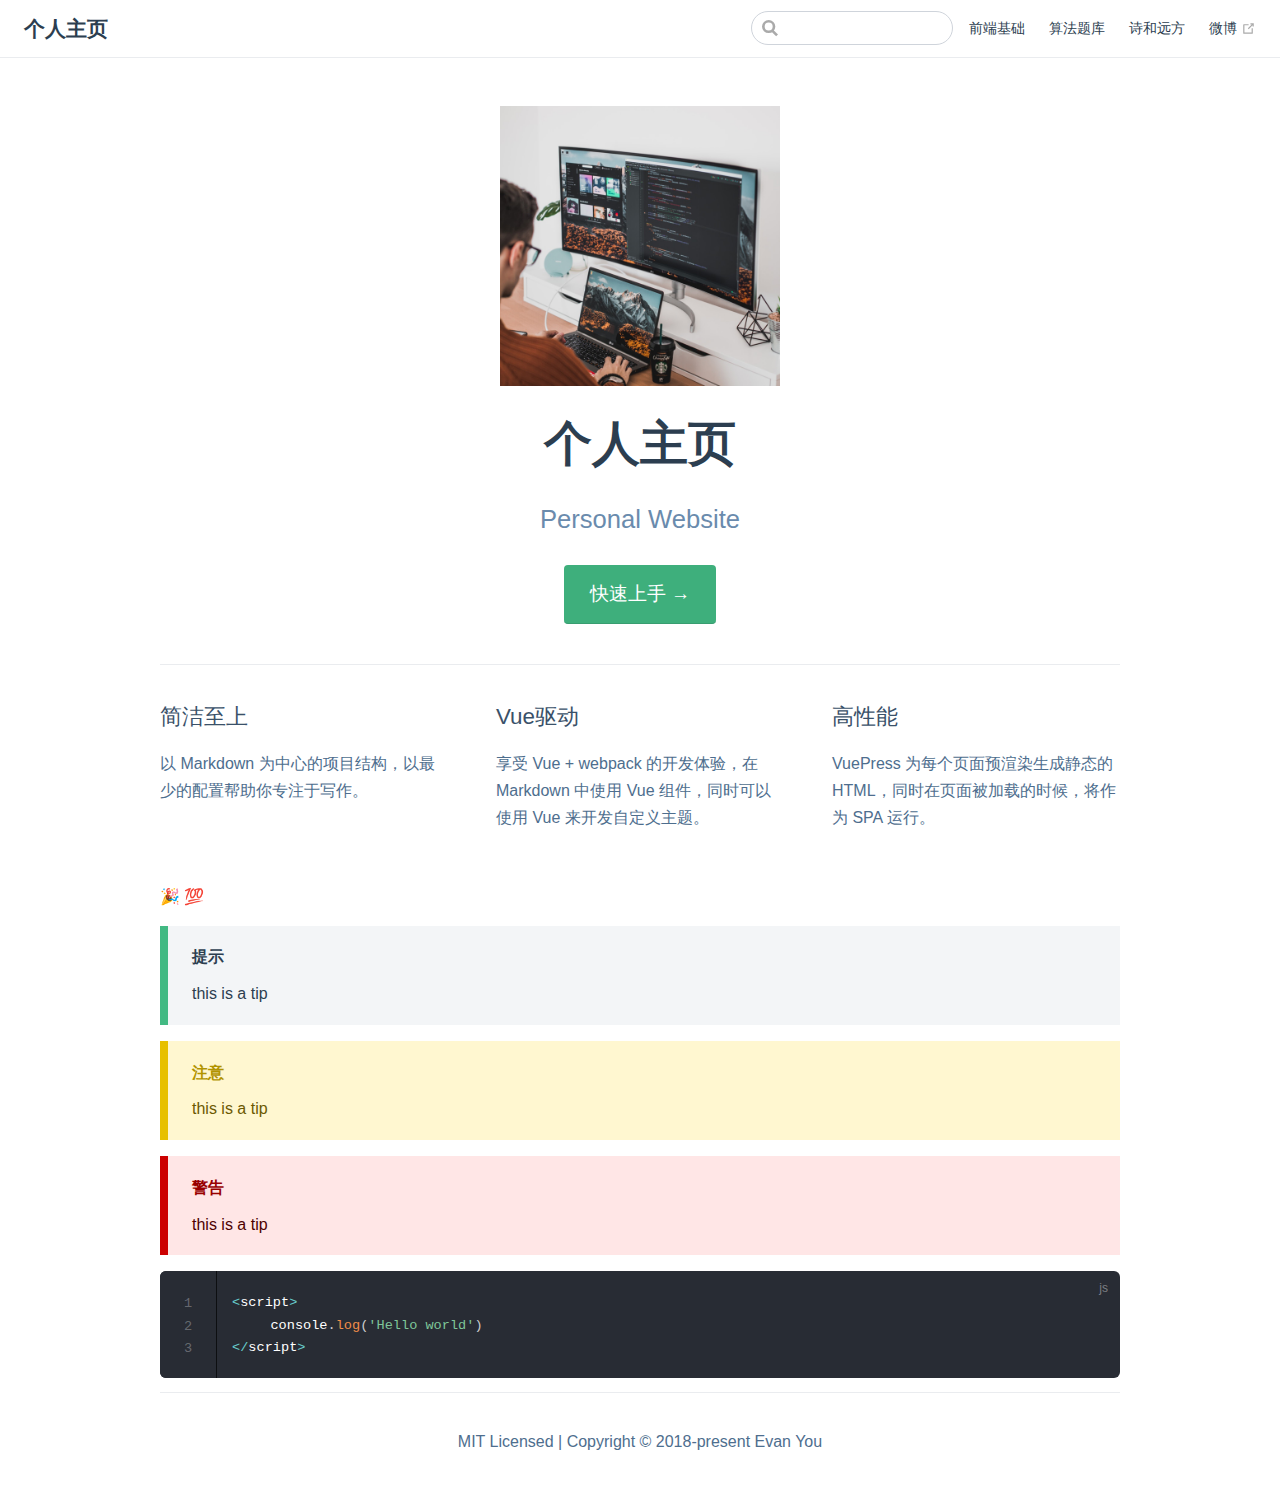
<file: index.html>
<!DOCTYPE html>
<html lang="en-US">
  <head>
    <meta charset="utf-8">
    <meta name="viewport" content="width=device-width,initial-scale=1">
    <title>个人主页</title>
    <meta name="generator" content="VuePress 1.8.2">
    <link rel="icon" href="/images/photo.jpg">
    <link rel="manifest" href="/images/photo.jpg">
    <link rel="apple-touch-icon" href="/images/photo.jpg">
    <meta name="description" content="Personal Website">
    <meta http-quiv="pragma" cotent="no-cache">
    <meta http-quiv="pragma" cotent="no-cache,must-revalidate">
    <meta http-quiv="expires" cotent="0">
    
    <link rel="preload" href="/assets/css/0.styles.5d02bf78.css" as="style"><link rel="preload" href="/assets/js/app.69088cbe.js" as="script"><link rel="preload" href="/assets/js/2.fcd374aa.js" as="script"><link rel="preload" href="/assets/js/7.ea5716d3.js" as="script"><link rel="prefetch" href="/assets/js/10.7e680b10.js"><link rel="prefetch" href="/assets/js/11.eccea5df.js"><link rel="prefetch" href="/assets/js/3.12ecb942.js"><link rel="prefetch" href="/assets/js/4.d6db243b.js"><link rel="prefetch" href="/assets/js/5.743a4c77.js"><link rel="prefetch" href="/assets/js/6.2aa3f9b8.js"><link rel="prefetch" href="/assets/js/8.1ca6cb1e.js"><link rel="prefetch" href="/assets/js/9.3a1c7294.js">
    <link rel="stylesheet" href="/assets/css/0.styles.5d02bf78.css">
  </head>
  <body>
    <div id="app" data-server-rendered="true"><div class="theme-container no-sidebar"><header class="navbar"><div class="sidebar-button"><svg xmlns="http://www.w3.org/2000/svg" aria-hidden="true" role="img" viewBox="0 0 448 512" class="icon"><path fill="currentColor" d="M436 124H12c-6.627 0-12-5.373-12-12V80c0-6.627 5.373-12 12-12h424c6.627 0 12 5.373 12 12v32c0 6.627-5.373 12-12 12zm0 160H12c-6.627 0-12-5.373-12-12v-32c0-6.627 5.373-12 12-12h424c6.627 0 12 5.373 12 12v32c0 6.627-5.373 12-12 12zm0 160H12c-6.627 0-12-5.373-12-12v-32c0-6.627 5.373-12 12-12h424c6.627 0 12 5.373 12 12v32c0 6.627-5.373 12-12 12z"></path></svg></div> <a href="/" aria-current="page" class="home-link router-link-exact-active router-link-active"><!----> <span class="site-name">个人主页</span></a> <div class="links"><div class="search-box"><input aria-label="Search" autocomplete="off" spellcheck="false" value=""> <!----></div> <nav class="nav-links can-hide"><div class="nav-item"><a href="/accumulate/" class="nav-link">
  前端基础
</a></div><div class="nav-item"><a href="/algorithm/" class="nav-link">
  算法题库
</a></div><div class="nav-item"><a href="/others/" class="nav-link">
  诗和远方
</a></div><div class="nav-item"><a href="https://baidu.com" target="_blank" rel="noopener noreferrer" class="nav-link external">
  微博
  <span><svg xmlns="http://www.w3.org/2000/svg" aria-hidden="true" focusable="false" x="0px" y="0px" viewBox="0 0 100 100" width="15" height="15" class="icon outbound"><path fill="currentColor" d="M18.8,85.1h56l0,0c2.2,0,4-1.8,4-4v-32h-8v28h-48v-48h28v-8h-32l0,0c-2.2,0-4,1.8-4,4v56C14.8,83.3,16.6,85.1,18.8,85.1z"></path> <polygon fill="currentColor" points="45.7,48.7 51.3,54.3 77.2,28.5 77.2,37.2 85.2,37.2 85.2,14.9 62.8,14.9 62.8,22.9 71.5,22.9"></polygon></svg> <span class="sr-only">(opens new window)</span></span></a></div> <!----></nav></div></header> <div class="sidebar-mask"></div> <aside class="sidebar"><nav class="nav-links"><div class="nav-item"><a href="/accumulate/" class="nav-link">
  前端基础
</a></div><div class="nav-item"><a href="/algorithm/" class="nav-link">
  算法题库
</a></div><div class="nav-item"><a href="/others/" class="nav-link">
  诗和远方
</a></div><div class="nav-item"><a href="https://baidu.com" target="_blank" rel="noopener noreferrer" class="nav-link external">
  微博
  <span><svg xmlns="http://www.w3.org/2000/svg" aria-hidden="true" focusable="false" x="0px" y="0px" viewBox="0 0 100 100" width="15" height="15" class="icon outbound"><path fill="currentColor" d="M18.8,85.1h56l0,0c2.2,0,4-1.8,4-4v-32h-8v28h-48v-48h28v-8h-32l0,0c-2.2,0-4,1.8-4,4v56C14.8,83.3,16.6,85.1,18.8,85.1z"></path> <polygon fill="currentColor" points="45.7,48.7 51.3,54.3 77.2,28.5 77.2,37.2 85.2,37.2 85.2,14.9 62.8,14.9 62.8,22.9 71.5,22.9"></polygon></svg> <span class="sr-only">(opens new window)</span></span></a></div> <!----></nav>  <ul class="sidebar-links"><li><section class="sidebar-group depth-0"><p class="sidebar-heading open"><span>Home</span> <!----></p> <!----></section></li></ul> </aside> <main aria-labelledby="main-title" class="home"><header class="hero"><img src="/images/photo.jpg" alt="hero"> <h1 id="main-title">
      个人主页
    </h1> <p class="description">
      Personal Website
    </p> <p class="action"><a href="/guide.html" class="nav-link action-button">
  快速上手 →
</a></p></header> <div class="features"><div class="feature"><h2>简洁至上</h2> <p>以 Markdown 为中心的项目结构，以最少的配置帮助你专注于写作。</p></div><div class="feature"><h2>Vue驱动</h2> <p>享受 Vue + webpack 的开发体验，在 Markdown 中使用 Vue 组件，同时可以使用 Vue 来开发自定义主题。</p></div><div class="feature"><h2>高性能</h2> <p>VuePress 为每个页面预渲染生成静态的 HTML，同时在页面被加载的时候，将作为 SPA 运行。</p></div></div> <div class="theme-default-content custom content__default"><p>🎉 💯</p> <div class="custom-block tip"><p class="custom-block-title">提示</p> <p>this is a tip</p></div> <div class="custom-block warning"><p class="custom-block-title">注意</p> <p>this is a tip</p></div> <div class="custom-block danger"><p class="custom-block-title">警告</p> <p>this is a tip</p></div> <div class="language-js line-numbers-mode"><pre class="language-js"><code><span class="token operator">&lt;</span>script<span class="token operator">&gt;</span>
	console<span class="token punctuation">.</span><span class="token function">log</span><span class="token punctuation">(</span><span class="token string">'Hello world'</span><span class="token punctuation">)</span>
<span class="token operator">&lt;</span><span class="token operator">/</span>script<span class="token operator">&gt;</span>
</code></pre> <div class="line-numbers-wrapper"><span class="line-number">1</span><br><span class="line-number">2</span><br><span class="line-number">3</span><br></div></div></div> <div class="footer">
    MIT Licensed | Copyright © 2018-present Evan You
  </div></main></div><div class="global-ui"></div></div>
    <script src="/assets/js/app.69088cbe.js" defer></script><script src="/assets/js/2.fcd374aa.js" defer></script><script src="/assets/js/7.ea5716d3.js" defer></script>
  </body>
</html>
</file>
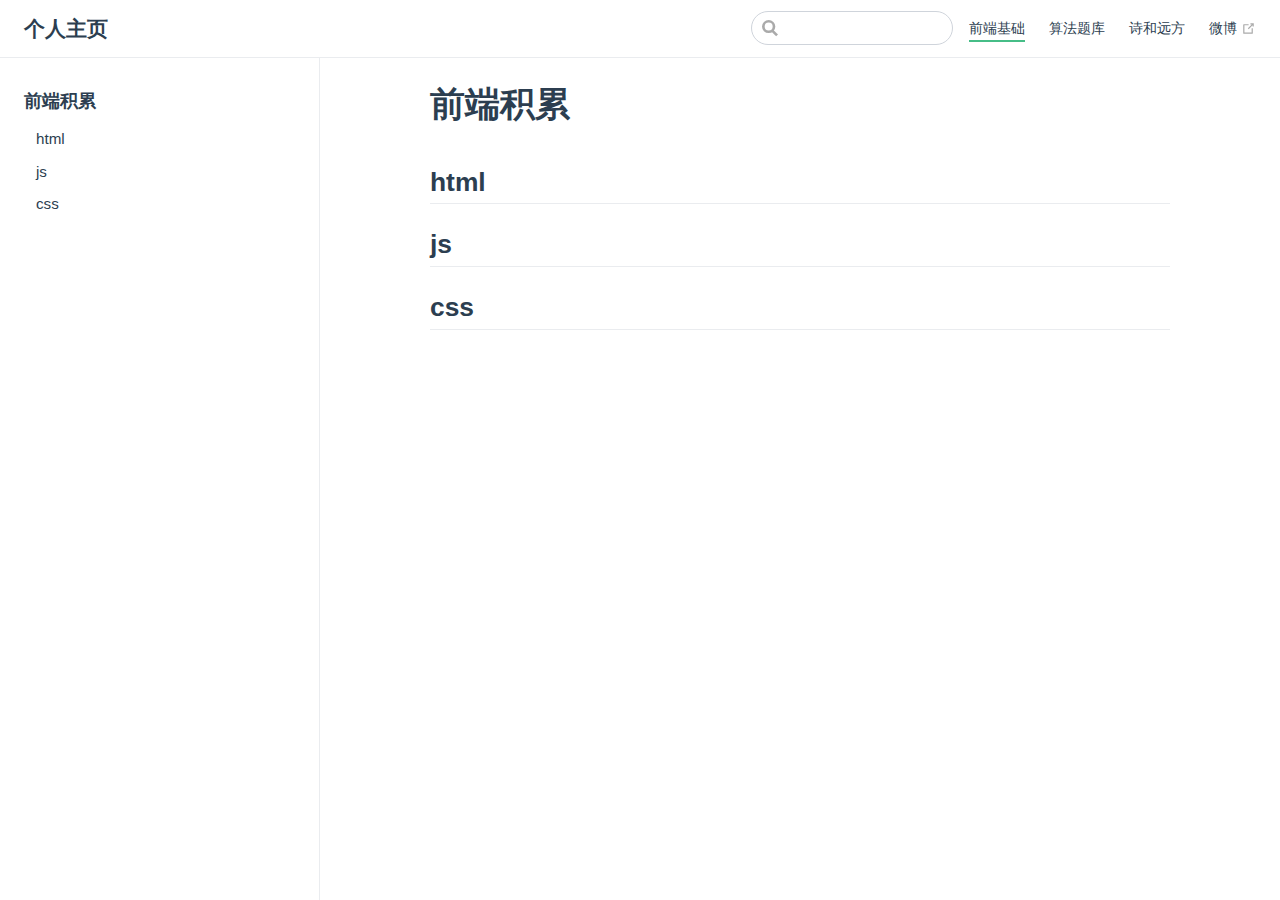
<file: accumulate/index.html>
<!DOCTYPE html>
<html lang="en-US">
  <head>
    <meta charset="utf-8">
    <meta name="viewport" content="width=device-width,initial-scale=1">
    <title>前端积累 | 个人主页</title>
    <meta name="generator" content="VuePress 1.8.2">
    <link rel="icon" href="/images/photo.jpg">
    <link rel="manifest" href="/images/photo.jpg">
    <link rel="apple-touch-icon" href="/images/photo.jpg">
    <meta name="description" content="Personal Website">
    <meta http-quiv="pragma" cotent="no-cache">
    <meta http-quiv="pragma" cotent="no-cache,must-revalidate">
    <meta http-quiv="expires" cotent="0">
    
    <link rel="preload" href="/assets/css/0.styles.5d02bf78.css" as="style"><link rel="preload" href="/assets/js/app.69088cbe.js" as="script"><link rel="preload" href="/assets/js/2.fcd374aa.js" as="script"><link rel="preload" href="/assets/js/8.1ca6cb1e.js" as="script"><link rel="prefetch" href="/assets/js/10.7e680b10.js"><link rel="prefetch" href="/assets/js/11.eccea5df.js"><link rel="prefetch" href="/assets/js/3.12ecb942.js"><link rel="prefetch" href="/assets/js/4.d6db243b.js"><link rel="prefetch" href="/assets/js/5.743a4c77.js"><link rel="prefetch" href="/assets/js/6.2aa3f9b8.js"><link rel="prefetch" href="/assets/js/7.ea5716d3.js"><link rel="prefetch" href="/assets/js/9.3a1c7294.js">
    <link rel="stylesheet" href="/assets/css/0.styles.5d02bf78.css">
  </head>
  <body>
    <div id="app" data-server-rendered="true"><div class="theme-container"><header class="navbar"><div class="sidebar-button"><svg xmlns="http://www.w3.org/2000/svg" aria-hidden="true" role="img" viewBox="0 0 448 512" class="icon"><path fill="currentColor" d="M436 124H12c-6.627 0-12-5.373-12-12V80c0-6.627 5.373-12 12-12h424c6.627 0 12 5.373 12 12v32c0 6.627-5.373 12-12 12zm0 160H12c-6.627 0-12-5.373-12-12v-32c0-6.627 5.373-12 12-12h424c6.627 0 12 5.373 12 12v32c0 6.627-5.373 12-12 12zm0 160H12c-6.627 0-12-5.373-12-12v-32c0-6.627 5.373-12 12-12h424c6.627 0 12 5.373 12 12v32c0 6.627-5.373 12-12 12z"></path></svg></div> <a href="/" class="home-link router-link-active"><!----> <span class="site-name">个人主页</span></a> <div class="links"><div class="search-box"><input aria-label="Search" autocomplete="off" spellcheck="false" value=""> <!----></div> <nav class="nav-links can-hide"><div class="nav-item"><a href="/accumulate/" aria-current="page" class="nav-link router-link-exact-active router-link-active">
  前端基础
</a></div><div class="nav-item"><a href="/algorithm/" class="nav-link">
  算法题库
</a></div><div class="nav-item"><a href="/others/" class="nav-link">
  诗和远方
</a></div><div class="nav-item"><a href="https://baidu.com" target="_blank" rel="noopener noreferrer" class="nav-link external">
  微博
  <span><svg xmlns="http://www.w3.org/2000/svg" aria-hidden="true" focusable="false" x="0px" y="0px" viewBox="0 0 100 100" width="15" height="15" class="icon outbound"><path fill="currentColor" d="M18.8,85.1h56l0,0c2.2,0,4-1.8,4-4v-32h-8v28h-48v-48h28v-8h-32l0,0c-2.2,0-4,1.8-4,4v56C14.8,83.3,16.6,85.1,18.8,85.1z"></path> <polygon fill="currentColor" points="45.7,48.7 51.3,54.3 77.2,28.5 77.2,37.2 85.2,37.2 85.2,14.9 62.8,14.9 62.8,22.9 71.5,22.9"></polygon></svg> <span class="sr-only">(opens new window)</span></span></a></div> <!----></nav></div></header> <div class="sidebar-mask"></div> <aside class="sidebar"><nav class="nav-links"><div class="nav-item"><a href="/accumulate/" aria-current="page" class="nav-link router-link-exact-active router-link-active">
  前端基础
</a></div><div class="nav-item"><a href="/algorithm/" class="nav-link">
  算法题库
</a></div><div class="nav-item"><a href="/others/" class="nav-link">
  诗和远方
</a></div><div class="nav-item"><a href="https://baidu.com" target="_blank" rel="noopener noreferrer" class="nav-link external">
  微博
  <span><svg xmlns="http://www.w3.org/2000/svg" aria-hidden="true" focusable="false" x="0px" y="0px" viewBox="0 0 100 100" width="15" height="15" class="icon outbound"><path fill="currentColor" d="M18.8,85.1h56l0,0c2.2,0,4-1.8,4-4v-32h-8v28h-48v-48h28v-8h-32l0,0c-2.2,0-4,1.8-4,4v56C14.8,83.3,16.6,85.1,18.8,85.1z"></path> <polygon fill="currentColor" points="45.7,48.7 51.3,54.3 77.2,28.5 77.2,37.2 85.2,37.2 85.2,14.9 62.8,14.9 62.8,22.9 71.5,22.9"></polygon></svg> <span class="sr-only">(opens new window)</span></span></a></div> <!----></nav>  <ul class="sidebar-links"><li><section class="sidebar-group depth-0"><p class="sidebar-heading open"><span>前端积累</span> <!----></p> <ul class="sidebar-links sidebar-group-items"><li><a href="/accumulate/#html" class="sidebar-link">html</a><ul class="sidebar-sub-headers"></ul></li><li><a href="/accumulate/#js" class="sidebar-link">js</a><ul class="sidebar-sub-headers"></ul></li><li><a href="/accumulate/#css" class="sidebar-link">css</a><ul class="sidebar-sub-headers"></ul></li></ul></section></li></ul> </aside> <main class="page"> <div class="theme-default-content content__default"><h1 id="前端积累"><a href="#前端积累" class="header-anchor">#</a> 前端积累</h1> <h2 id="html"><a href="#html" class="header-anchor">#</a> html</h2> <h2 id="js"><a href="#js" class="header-anchor">#</a> js</h2> <h2 id="css"><a href="#css" class="header-anchor">#</a> css</h2></div> <footer class="page-edit"><!----> <!----></footer> <!----> </main></div><div class="global-ui"></div></div>
    <script src="/assets/js/app.69088cbe.js" defer></script><script src="/assets/js/2.fcd374aa.js" defer></script><script src="/assets/js/8.1ca6cb1e.js" defer></script>
  </body>
</html>
</file>
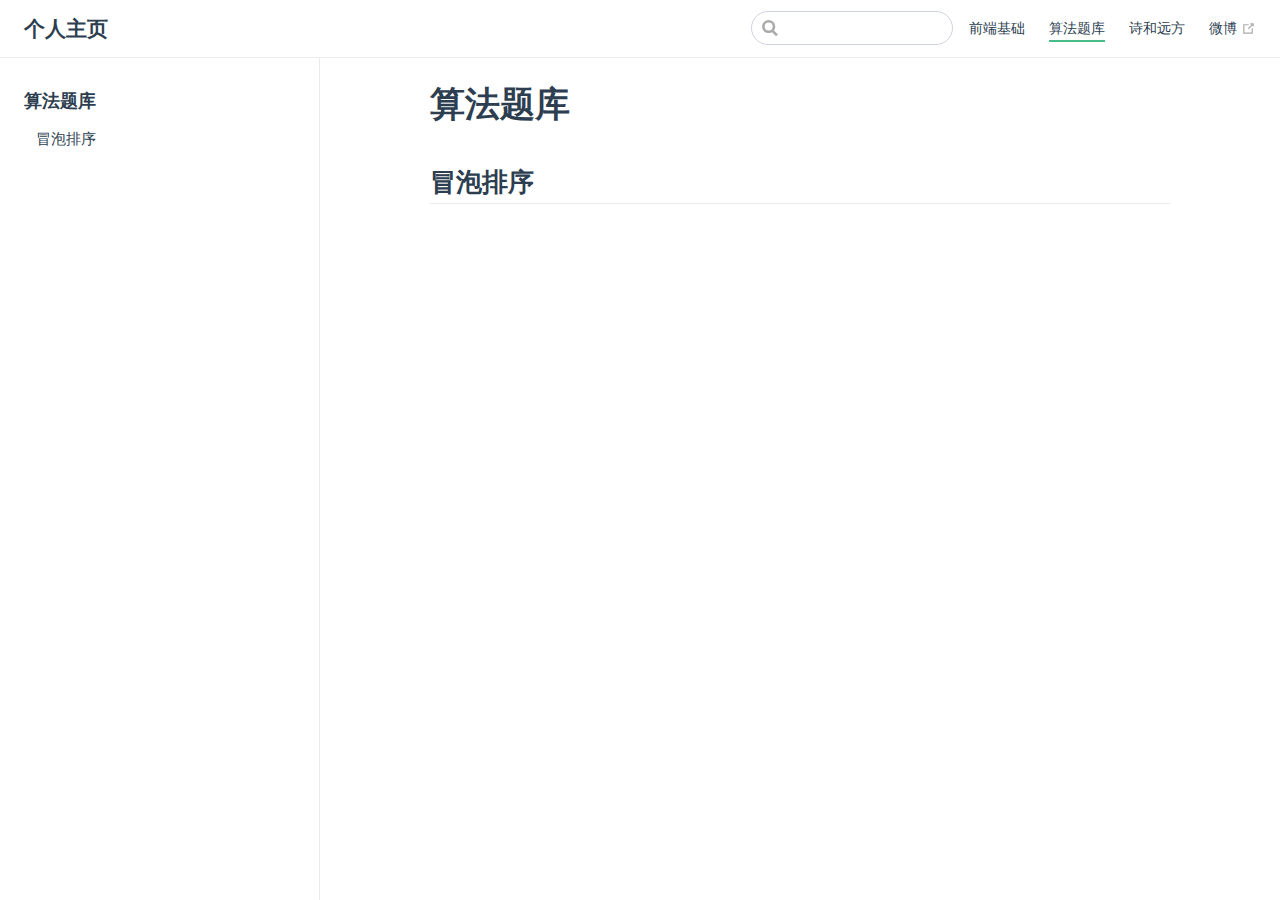
<file: algorithm/index.html>
<!DOCTYPE html>
<html lang="en-US">
  <head>
    <meta charset="utf-8">
    <meta name="viewport" content="width=device-width,initial-scale=1">
    <title>算法题库 | 个人主页</title>
    <meta name="generator" content="VuePress 1.8.2">
    <link rel="icon" href="/images/photo.jpg">
    <link rel="manifest" href="/images/photo.jpg">
    <link rel="apple-touch-icon" href="/images/photo.jpg">
    <meta name="description" content="Personal Website">
    <meta http-quiv="pragma" cotent="no-cache">
    <meta http-quiv="pragma" cotent="no-cache,must-revalidate">
    <meta http-quiv="expires" cotent="0">
    
    <link rel="preload" href="/assets/css/0.styles.5d02bf78.css" as="style"><link rel="preload" href="/assets/js/app.69088cbe.js" as="script"><link rel="preload" href="/assets/js/2.fcd374aa.js" as="script"><link rel="preload" href="/assets/js/9.3a1c7294.js" as="script"><link rel="prefetch" href="/assets/js/10.7e680b10.js"><link rel="prefetch" href="/assets/js/11.eccea5df.js"><link rel="prefetch" href="/assets/js/3.12ecb942.js"><link rel="prefetch" href="/assets/js/4.d6db243b.js"><link rel="prefetch" href="/assets/js/5.743a4c77.js"><link rel="prefetch" href="/assets/js/6.2aa3f9b8.js"><link rel="prefetch" href="/assets/js/7.ea5716d3.js"><link rel="prefetch" href="/assets/js/8.1ca6cb1e.js">
    <link rel="stylesheet" href="/assets/css/0.styles.5d02bf78.css">
  </head>
  <body>
    <div id="app" data-server-rendered="true"><div class="theme-container"><header class="navbar"><div class="sidebar-button"><svg xmlns="http://www.w3.org/2000/svg" aria-hidden="true" role="img" viewBox="0 0 448 512" class="icon"><path fill="currentColor" d="M436 124H12c-6.627 0-12-5.373-12-12V80c0-6.627 5.373-12 12-12h424c6.627 0 12 5.373 12 12v32c0 6.627-5.373 12-12 12zm0 160H12c-6.627 0-12-5.373-12-12v-32c0-6.627 5.373-12 12-12h424c6.627 0 12 5.373 12 12v32c0 6.627-5.373 12-12 12zm0 160H12c-6.627 0-12-5.373-12-12v-32c0-6.627 5.373-12 12-12h424c6.627 0 12 5.373 12 12v32c0 6.627-5.373 12-12 12z"></path></svg></div> <a href="/" class="home-link router-link-active"><!----> <span class="site-name">个人主页</span></a> <div class="links"><div class="search-box"><input aria-label="Search" autocomplete="off" spellcheck="false" value=""> <!----></div> <nav class="nav-links can-hide"><div class="nav-item"><a href="/accumulate/" class="nav-link">
  前端基础
</a></div><div class="nav-item"><a href="/algorithm/" aria-current="page" class="nav-link router-link-exact-active router-link-active">
  算法题库
</a></div><div class="nav-item"><a href="/others/" class="nav-link">
  诗和远方
</a></div><div class="nav-item"><a href="https://baidu.com" target="_blank" rel="noopener noreferrer" class="nav-link external">
  微博
  <span><svg xmlns="http://www.w3.org/2000/svg" aria-hidden="true" focusable="false" x="0px" y="0px" viewBox="0 0 100 100" width="15" height="15" class="icon outbound"><path fill="currentColor" d="M18.8,85.1h56l0,0c2.2,0,4-1.8,4-4v-32h-8v28h-48v-48h28v-8h-32l0,0c-2.2,0-4,1.8-4,4v56C14.8,83.3,16.6,85.1,18.8,85.1z"></path> <polygon fill="currentColor" points="45.7,48.7 51.3,54.3 77.2,28.5 77.2,37.2 85.2,37.2 85.2,14.9 62.8,14.9 62.8,22.9 71.5,22.9"></polygon></svg> <span class="sr-only">(opens new window)</span></span></a></div> <!----></nav></div></header> <div class="sidebar-mask"></div> <aside class="sidebar"><nav class="nav-links"><div class="nav-item"><a href="/accumulate/" class="nav-link">
  前端基础
</a></div><div class="nav-item"><a href="/algorithm/" aria-current="page" class="nav-link router-link-exact-active router-link-active">
  算法题库
</a></div><div class="nav-item"><a href="/others/" class="nav-link">
  诗和远方
</a></div><div class="nav-item"><a href="https://baidu.com" target="_blank" rel="noopener noreferrer" class="nav-link external">
  微博
  <span><svg xmlns="http://www.w3.org/2000/svg" aria-hidden="true" focusable="false" x="0px" y="0px" viewBox="0 0 100 100" width="15" height="15" class="icon outbound"><path fill="currentColor" d="M18.8,85.1h56l0,0c2.2,0,4-1.8,4-4v-32h-8v28h-48v-48h28v-8h-32l0,0c-2.2,0-4,1.8-4,4v56C14.8,83.3,16.6,85.1,18.8,85.1z"></path> <polygon fill="currentColor" points="45.7,48.7 51.3,54.3 77.2,28.5 77.2,37.2 85.2,37.2 85.2,14.9 62.8,14.9 62.8,22.9 71.5,22.9"></polygon></svg> <span class="sr-only">(opens new window)</span></span></a></div> <!----></nav>  <ul class="sidebar-links"><li><section class="sidebar-group depth-0"><p class="sidebar-heading open"><span>算法题库</span> <!----></p> <ul class="sidebar-links sidebar-group-items"><li><a href="/algorithm/#冒泡排序" class="sidebar-link">冒泡排序</a><ul class="sidebar-sub-headers"></ul></li></ul></section></li></ul> </aside> <main class="page"> <div class="theme-default-content content__default"><h1 id="算法题库"><a href="#算法题库" class="header-anchor">#</a> 算法题库</h1> <h2 id="冒泡排序"><a href="#冒泡排序" class="header-anchor">#</a> 冒泡排序</h2></div> <footer class="page-edit"><!----> <!----></footer> <!----> </main></div><div class="global-ui"></div></div>
    <script src="/assets/js/app.69088cbe.js" defer></script><script src="/assets/js/2.fcd374aa.js" defer></script><script src="/assets/js/9.3a1c7294.js" defer></script>
  </body>
</html>
</file>
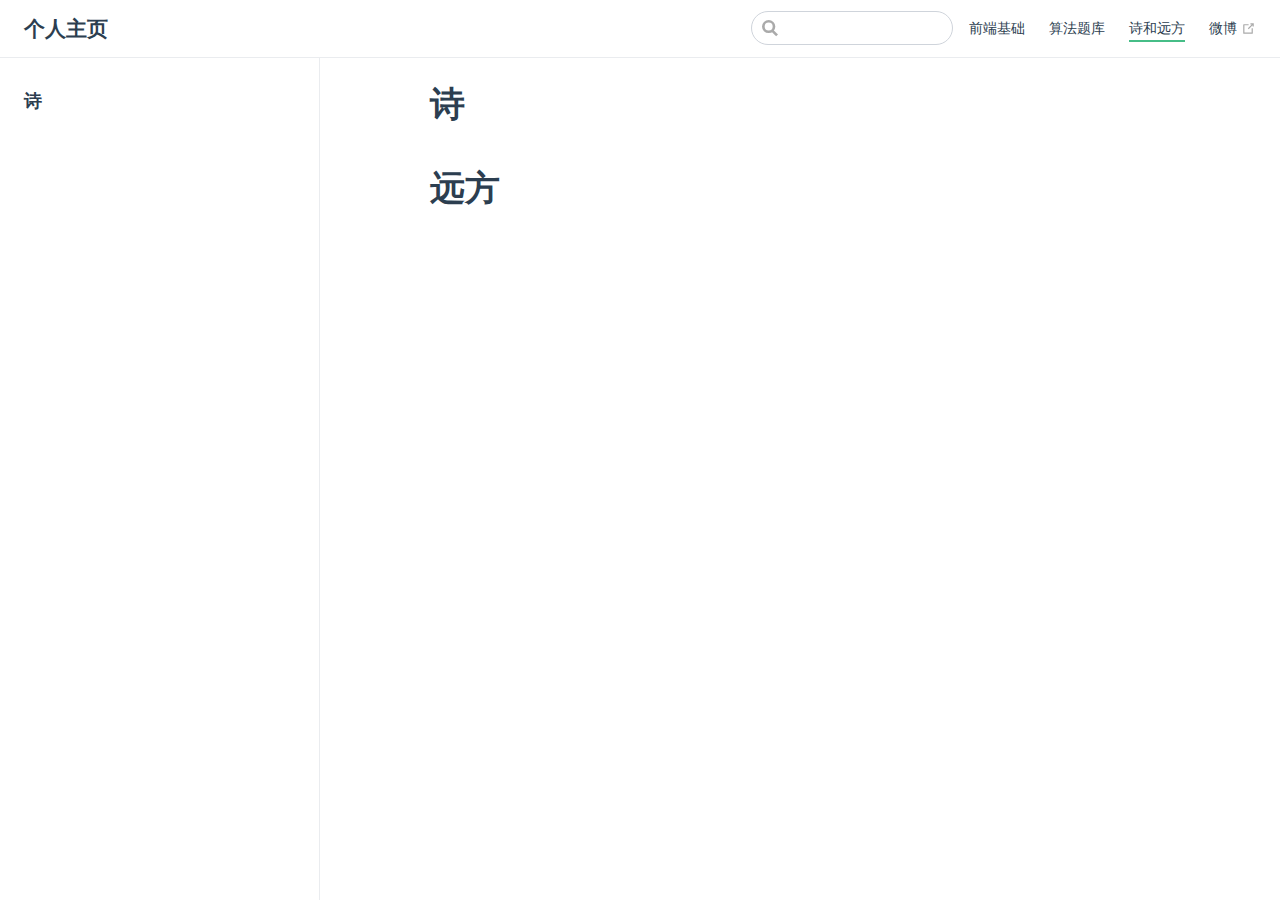
<file: others/index.html>
<!DOCTYPE html>
<html lang="en-US">
  <head>
    <meta charset="utf-8">
    <meta name="viewport" content="width=device-width,initial-scale=1">
    <title>诗 | 个人主页</title>
    <meta name="generator" content="VuePress 1.8.2">
    <link rel="icon" href="/images/photo.jpg">
    <link rel="manifest" href="/images/photo.jpg">
    <link rel="apple-touch-icon" href="/images/photo.jpg">
    <meta name="description" content="Personal Website">
    <meta http-quiv="pragma" cotent="no-cache">
    <meta http-quiv="pragma" cotent="no-cache,must-revalidate">
    <meta http-quiv="expires" cotent="0">
    
    <link rel="preload" href="/assets/css/0.styles.5d02bf78.css" as="style"><link rel="preload" href="/assets/js/app.69088cbe.js" as="script"><link rel="preload" href="/assets/js/2.fcd374aa.js" as="script"><link rel="preload" href="/assets/js/11.eccea5df.js" as="script"><link rel="prefetch" href="/assets/js/10.7e680b10.js"><link rel="prefetch" href="/assets/js/3.12ecb942.js"><link rel="prefetch" href="/assets/js/4.d6db243b.js"><link rel="prefetch" href="/assets/js/5.743a4c77.js"><link rel="prefetch" href="/assets/js/6.2aa3f9b8.js"><link rel="prefetch" href="/assets/js/7.ea5716d3.js"><link rel="prefetch" href="/assets/js/8.1ca6cb1e.js"><link rel="prefetch" href="/assets/js/9.3a1c7294.js">
    <link rel="stylesheet" href="/assets/css/0.styles.5d02bf78.css">
  </head>
  <body>
    <div id="app" data-server-rendered="true"><div class="theme-container"><header class="navbar"><div class="sidebar-button"><svg xmlns="http://www.w3.org/2000/svg" aria-hidden="true" role="img" viewBox="0 0 448 512" class="icon"><path fill="currentColor" d="M436 124H12c-6.627 0-12-5.373-12-12V80c0-6.627 5.373-12 12-12h424c6.627 0 12 5.373 12 12v32c0 6.627-5.373 12-12 12zm0 160H12c-6.627 0-12-5.373-12-12v-32c0-6.627 5.373-12 12-12h424c6.627 0 12 5.373 12 12v32c0 6.627-5.373 12-12 12zm0 160H12c-6.627 0-12-5.373-12-12v-32c0-6.627 5.373-12 12-12h424c6.627 0 12 5.373 12 12v32c0 6.627-5.373 12-12 12z"></path></svg></div> <a href="/" class="home-link router-link-active"><!----> <span class="site-name">个人主页</span></a> <div class="links"><div class="search-box"><input aria-label="Search" autocomplete="off" spellcheck="false" value=""> <!----></div> <nav class="nav-links can-hide"><div class="nav-item"><a href="/accumulate/" class="nav-link">
  前端基础
</a></div><div class="nav-item"><a href="/algorithm/" class="nav-link">
  算法题库
</a></div><div class="nav-item"><a href="/others/" aria-current="page" class="nav-link router-link-exact-active router-link-active">
  诗和远方
</a></div><div class="nav-item"><a href="https://baidu.com" target="_blank" rel="noopener noreferrer" class="nav-link external">
  微博
  <span><svg xmlns="http://www.w3.org/2000/svg" aria-hidden="true" focusable="false" x="0px" y="0px" viewBox="0 0 100 100" width="15" height="15" class="icon outbound"><path fill="currentColor" d="M18.8,85.1h56l0,0c2.2,0,4-1.8,4-4v-32h-8v28h-48v-48h28v-8h-32l0,0c-2.2,0-4,1.8-4,4v56C14.8,83.3,16.6,85.1,18.8,85.1z"></path> <polygon fill="currentColor" points="45.7,48.7 51.3,54.3 77.2,28.5 77.2,37.2 85.2,37.2 85.2,14.9 62.8,14.9 62.8,22.9 71.5,22.9"></polygon></svg> <span class="sr-only">(opens new window)</span></span></a></div> <!----></nav></div></header> <div class="sidebar-mask"></div> <aside class="sidebar"><nav class="nav-links"><div class="nav-item"><a href="/accumulate/" class="nav-link">
  前端基础
</a></div><div class="nav-item"><a href="/algorithm/" class="nav-link">
  算法题库
</a></div><div class="nav-item"><a href="/others/" aria-current="page" class="nav-link router-link-exact-active router-link-active">
  诗和远方
</a></div><div class="nav-item"><a href="https://baidu.com" target="_blank" rel="noopener noreferrer" class="nav-link external">
  微博
  <span><svg xmlns="http://www.w3.org/2000/svg" aria-hidden="true" focusable="false" x="0px" y="0px" viewBox="0 0 100 100" width="15" height="15" class="icon outbound"><path fill="currentColor" d="M18.8,85.1h56l0,0c2.2,0,4-1.8,4-4v-32h-8v28h-48v-48h28v-8h-32l0,0c-2.2,0-4,1.8-4,4v56C14.8,83.3,16.6,85.1,18.8,85.1z"></path> <polygon fill="currentColor" points="45.7,48.7 51.3,54.3 77.2,28.5 77.2,37.2 85.2,37.2 85.2,14.9 62.8,14.9 62.8,22.9 71.5,22.9"></polygon></svg> <span class="sr-only">(opens new window)</span></span></a></div> <!----></nav>  <ul class="sidebar-links"><li><section class="sidebar-group depth-0"><p class="sidebar-heading open"><span>诗</span> <!----></p> <!----></section></li></ul> </aside> <main class="page"> <div class="theme-default-content content__default"><h1 id="诗"><a href="#诗" class="header-anchor">#</a> 诗</h1> <h1 id="远方"><a href="#远方" class="header-anchor">#</a> 远方</h1></div> <footer class="page-edit"><!----> <!----></footer> <!----> </main></div><div class="global-ui"></div></div>
    <script src="/assets/js/app.69088cbe.js" defer></script><script src="/assets/js/2.fcd374aa.js" defer></script><script src="/assets/js/11.eccea5df.js" defer></script>
  </body>
</html>
</file>
<file: assets/css/0.styles.5d02bf78.css>
code[class*=language-],pre[class*=language-]{color:#ccc;background:none;font-family:Consolas,Monaco,Andale Mono,Ubuntu Mono,monospace;font-size:1em;text-align:left;white-space:pre;word-spacing:normal;word-break:normal;word-wrap:normal;line-height:1.5;-o-tab-size:4;tab-size:4;-webkit-hyphens:none;hyphens:none}pre[class*=language-]{padding:1em;margin:.5em 0;overflow:auto}:not(pre)>code[class*=language-],pre[class*=language-]{background:#2d2d2d}:not(pre)>code[class*=language-]{padding:.1em;border-radius:.3em;white-space:normal}.token.block-comment,.token.cdata,.token.comment,.token.doctype,.token.prolog{color:#999}.token.punctuation{color:#ccc}.token.attr-name,.token.deleted,.token.namespace,.token.tag{color:#e2777a}.token.function-name{color:#6196cc}.token.boolean,.token.function,.token.number{color:#f08d49}.token.class-name,.token.constant,.token.property,.token.symbol{color:#f8c555}.token.atrule,.token.builtin,.token.important,.token.keyword,.token.selector{color:#cc99cd}.token.attr-value,.token.char,.token.regex,.token.string,.token.variable{color:#7ec699}.token.entity,.token.operator,.token.url{color:#67cdcc}.token.bold,.token.important{font-weight:700}.token.italic{font-style:italic}.token.entity{cursor:help}.token.inserted{color:green}.theme-default-content code{color:#476582;padding:.25rem .5rem;margin:0;font-size:.85em;background-color:rgba(27,31,35,.05);border-radius:3px}.theme-default-content code .token.deleted{color:#ec5975}.theme-default-content code .token.inserted{color:#3eaf7c}.theme-default-content pre,.theme-default-content pre[class*=language-]{line-height:1.4;padding:1.25rem 1.5rem;margin:.85rem 0;background-color:#282c34;border-radius:6px;overflow:auto}.theme-default-content pre[class*=language-] code,.theme-default-content pre code{color:#fff;padding:0;background-color:transparent;border-radius:0}div[class*=language-]{position:relative;background-color:#282c34;border-radius:6px}div[class*=language-] .highlight-lines{-webkit-user-select:none;user-select:none;padding-top:1.3rem;position:absolute;top:0;left:0;width:100%;line-height:1.4}div[class*=language-] .highlight-lines .highlighted{background-color:rgba(0,0,0,.66)}div[class*=language-] pre,div[class*=language-] pre[class*=language-]{background:transparent;position:relative;z-index:1}div[class*=language-]:before{position:absolute;z-index:3;top:.8em;right:1em;font-size:.75rem;color:hsla(0,0%,100%,.4)}div[class*=language-]:not(.line-numbers-mode) .line-numbers-wrapper{display:none}div[class*=language-].line-numbers-mode .highlight-lines .highlighted{position:relative}div[class*=language-].line-numbers-mode .highlight-lines .highlighted:before{content:" ";position:absolute;z-index:3;left:0;top:0;display:block;width:3.5rem;height:100%;background-color:rgba(0,0,0,.66)}div[class*=language-].line-numbers-mode pre{padding-left:4.5rem;vertical-align:middle}div[class*=language-].line-numbers-mode .line-numbers-wrapper{position:absolute;top:0;width:3.5rem;text-align:center;color:hsla(0,0%,100%,.3);padding:1.25rem 0;line-height:1.4}div[class*=language-].line-numbers-mode .line-numbers-wrapper br{-webkit-user-select:none;user-select:none}div[class*=language-].line-numbers-mode .line-numbers-wrapper .line-number{position:relative;z-index:4;-webkit-user-select:none;user-select:none;font-size:.85em}div[class*=language-].line-numbers-mode:after{content:"";position:absolute;z-index:2;top:0;left:0;width:3.5rem;height:100%;border-radius:6px 0 0 6px;border-right:1px solid rgba(0,0,0,.66);background-color:#282c34}div[class~=language-js]:before{content:"js"}div[class~=language-ts]:before{content:"ts"}div[class~=language-html]:before{content:"html"}div[class~=language-md]:before{content:"md"}div[class~=language-vue]:before{content:"vue"}div[class~=language-css]:before{content:"css"}div[class~=language-sass]:before{content:"sass"}div[class~=language-scss]:before{content:"scss"}div[class~=language-less]:before{content:"less"}div[class~=language-stylus]:before{content:"stylus"}div[class~=language-go]:before{content:"go"}div[class~=language-java]:before{content:"java"}div[class~=language-c]:before{content:"c"}div[class~=language-sh]:before{content:"sh"}div[class~=language-yaml]:before{content:"yaml"}div[class~=language-py]:before{content:"py"}div[class~=language-docker]:before{content:"docker"}div[class~=language-dockerfile]:before{content:"dockerfile"}div[class~=language-makefile]:before{content:"makefile"}div[class~=language-javascript]:before{content:"js"}div[class~=language-typescript]:before{content:"ts"}div[class~=language-markup]:before{content:"html"}div[class~=language-markdown]:before{content:"md"}div[class~=language-json]:before{content:"json"}div[class~=language-ruby]:before{content:"rb"}div[class~=language-python]:before{content:"py"}div[class~=language-bash]:before{content:"sh"}div[class~=language-php]:before{content:"php"}.custom-block .custom-block-title{font-weight:600;margin-bottom:-.4rem}.custom-block.danger,.custom-block.tip,.custom-block.warning{padding:.1rem 1.5rem;border-left-width:.5rem;border-left-style:solid;margin:1rem 0}.custom-block.tip{background-color:#f3f5f7;border-color:#42b983}.custom-block.warning{background-color:rgba(255,229,100,.3);border-color:#e7c000;color:#6b5900}.custom-block.warning .custom-block-title{color:#b29400}.custom-block.warning a{color:#2c3e50}.custom-block.danger{background-color:#ffe6e6;border-color:#c00;color:#4d0000}.custom-block.danger .custom-block-title{color:#900}.custom-block.danger a{color:#2c3e50}.custom-block.details{display:block;position:relative;border-radius:2px;margin:1.6em 0;padding:1.6em;background-color:#eee}.custom-block.details h4{margin-top:0}.custom-block.details figure:last-child,.custom-block.details p:last-child{margin-bottom:0;padding-bottom:0}.custom-block.details summary{outline:none;cursor:pointer}.arrow{display:inline-block;width:0;height:0}.arrow.up{border-bottom:6px solid #ccc}.arrow.down,.arrow.up{border-left:4px solid transparent;border-right:4px solid transparent}.arrow.down{border-top:6px solid #ccc}.arrow.right{border-left:6px solid #ccc}.arrow.left,.arrow.right{border-top:4px solid transparent;border-bottom:4px solid transparent}.arrow.left{border-right:6px solid #ccc}.theme-default-content:not(.custom){max-width:740px;margin:0 auto;padding:2rem 2.5rem}@media (max-width:959px){.theme-default-content:not(.custom){padding:2rem}}@media (max-width:419px){.theme-default-content:not(.custom){padding:1.5rem}}.table-of-contents .badge{vertical-align:middle}body,html{padding:0;margin:0;background-color:#fff}body{font-family:-apple-system,BlinkMacSystemFont,Segoe UI,Roboto,Oxygen,Ubuntu,Cantarell,Fira Sans,Droid Sans,Helvetica Neue,sans-serif;-webkit-font-smoothing:antialiased;-moz-osx-font-smoothing:grayscale;font-size:16px;color:#2c3e50}.page{padding-left:20rem}.navbar{z-index:20;right:0;height:3.6rem;background-color:#fff;box-sizing:border-box;border-bottom:1px solid #eaecef}.navbar,.sidebar-mask{position:fixed;top:0;left:0}.sidebar-mask{z-index:9;width:100vw;height:100vh;display:none}.sidebar{font-size:16px;background-color:#fff;width:20rem;position:fixed;z-index:10;margin:0;top:3.6rem;left:0;bottom:0;box-sizing:border-box;border-right:1px solid #eaecef;overflow-y:auto}.theme-default-content:not(.custom)>:first-child{margin-top:3.6rem}.theme-default-content:not(.custom) a:hover{text-decoration:underline}.theme-default-content:not(.custom) p.demo{padding:1rem 1.5rem;border:1px solid #ddd;border-radius:4px}.theme-default-content:not(.custom) img{max-width:100%}.theme-default-content.custom{padding:0;margin:0}.theme-default-content.custom img{max-width:100%}a{font-weight:500;text-decoration:none}a,p a code{color:#3eaf7c}p a code{font-weight:400}kbd{background:#eee;border:.15rem solid #ddd;border-bottom:.25rem solid #ddd;border-radius:.15rem;padding:0 .15em}blockquote{font-size:1rem;color:#999;border-left:.2rem solid #dfe2e5;margin:1rem 0;padding:.25rem 0 .25rem 1rem}blockquote>p{margin:0}ol,ul{padding-left:1.2em}strong{font-weight:600}h1,h2,h3,h4,h5,h6{font-weight:600;line-height:1.25}.theme-default-content:not(.custom)>h1,.theme-default-content:not(.custom)>h2,.theme-default-content:not(.custom)>h3,.theme-default-content:not(.custom)>h4,.theme-default-content:not(.custom)>h5,.theme-default-content:not(.custom)>h6{margin-top:-3.1rem;padding-top:4.6rem;margin-bottom:0}.theme-default-content:not(.custom)>h1:first-child,.theme-default-content:not(.custom)>h2:first-child,.theme-default-content:not(.custom)>h3:first-child,.theme-default-content:not(.custom)>h4:first-child,.theme-default-content:not(.custom)>h5:first-child,.theme-default-content:not(.custom)>h6:first-child{margin-top:-1.5rem;margin-bottom:1rem}.theme-default-content:not(.custom)>h1:first-child+.custom-block,.theme-default-content:not(.custom)>h1:first-child+p,.theme-default-content:not(.custom)>h1:first-child+pre,.theme-default-content:not(.custom)>h2:first-child+.custom-block,.theme-default-content:not(.custom)>h2:first-child+p,.theme-default-content:not(.custom)>h2:first-child+pre,.theme-default-content:not(.custom)>h3:first-child+.custom-block,.theme-default-content:not(.custom)>h3:first-child+p,.theme-default-content:not(.custom)>h3:first-child+pre,.theme-default-content:not(.custom)>h4:first-child+.custom-block,.theme-default-content:not(.custom)>h4:first-child+p,.theme-default-content:not(.custom)>h4:first-child+pre,.theme-default-content:not(.custom)>h5:first-child+.custom-block,.theme-default-content:not(.custom)>h5:first-child+p,.theme-default-content:not(.custom)>h5:first-child+pre,.theme-default-content:not(.custom)>h6:first-child+.custom-block,.theme-default-content:not(.custom)>h6:first-child+p,.theme-default-content:not(.custom)>h6:first-child+pre{margin-top:2rem}h1:focus .header-anchor,h1:hover .header-anchor,h2:focus .header-anchor,h2:hover .header-anchor,h3:focus .header-anchor,h3:hover .header-anchor,h4:focus .header-anchor,h4:hover .header-anchor,h5:focus .header-anchor,h5:hover .header-anchor,h6:focus .header-anchor,h6:hover .header-anchor{opacity:1}h1{font-size:2.2rem}h2{font-size:1.65rem;padding-bottom:.3rem;border-bottom:1px solid #eaecef}h3{font-size:1.35rem}a.header-anchor{font-size:.85em;float:left;margin-left:-.87em;padding-right:.23em;margin-top:.125em;opacity:0}a.header-anchor:focus,a.header-anchor:hover{text-decoration:none}.line-number,code,kbd{font-family:source-code-pro,Menlo,Monaco,Consolas,Courier New,monospace}ol,p,ul{line-height:1.7}hr{border:0;border-top:1px solid #eaecef}table{border-collapse:collapse;margin:1rem 0;display:block;overflow-x:auto}tr{border-top:1px solid #dfe2e5}tr:nth-child(2n){background-color:#f6f8fa}td,th{border:1px solid #dfe2e5;padding:.6em 1em}.theme-container.sidebar-open .sidebar-mask{display:block}.theme-container.no-navbar .theme-default-content:not(.custom)>h1,.theme-container.no-navbar h2,.theme-container.no-navbar h3,.theme-container.no-navbar h4,.theme-container.no-navbar h5,.theme-container.no-navbar h6{margin-top:1.5rem;padding-top:0}.theme-container.no-navbar .sidebar{top:0}@media (min-width:720px){.theme-container.no-sidebar .sidebar{display:none}.theme-container.no-sidebar .page{padding-left:0}}@media (max-width:959px){.sidebar{font-size:15px;width:16.4rem}.page{padding-left:16.4rem}}@media (max-width:719px){.sidebar{top:0;padding-top:3.6rem;transform:translateX(-100%);transition:transform .2s ease}.page{padding-left:0}.theme-container.sidebar-open .sidebar{transform:translateX(0)}.theme-container.no-navbar .sidebar{padding-top:0}}@media (max-width:419px){h1{font-size:1.9rem}.theme-default-content div[class*=language-]{margin:.85rem -1.5rem;border-radius:0}}#nprogress{pointer-events:none}#nprogress .bar{background:#3eaf7c;position:fixed;z-index:1031;top:0;left:0;width:100%;height:2px}#nprogress .peg{display:block;position:absolute;right:0;width:100px;height:100%;box-shadow:0 0 10px #3eaf7c,0 0 5px #3eaf7c;opacity:1;transform:rotate(3deg) translateY(-4px)}#nprogress .spinner{display:block;position:fixed;z-index:1031;top:15px;right:15px}#nprogress .spinner-icon{width:18px;height:18px;box-sizing:border-box;border-color:#3eaf7c transparent transparent #3eaf7c;border-style:solid;border-width:2px;border-radius:50%;animation:nprogress-spinner .4s linear infinite}.nprogress-custom-parent{overflow:hidden;position:relative}.nprogress-custom-parent #nprogress .bar,.nprogress-custom-parent #nprogress .spinner{position:absolute}@keyframes nprogress-spinner{0%{transform:rotate(0deg)}to{transform:rotate(1turn)}}.icon.outbound{color:#aaa;display:inline-block;vertical-align:middle;position:relative;top:-1px}.sr-only{position:absolute;width:1px;height:1px;padding:0;margin:-1px;overflow:hidden;clip:rect(0,0,0,0);white-space:nowrap;border-width:0}.home{padding:3.6rem 2rem 0;max-width:960px;margin:0 auto;display:block}.home .hero{text-align:center}.home .hero img{max-width:100%;max-height:280px;display:block;margin:3rem auto 1.5rem}.home .hero h1{font-size:3rem}.home .hero .action,.home .hero .description,.home .hero h1{margin:1.8rem auto}.home .hero .description{max-width:35rem;font-size:1.6rem;line-height:1.3;color:#6a8bad}.home .hero .action-button{display:inline-block;font-size:1.2rem;color:#fff;background-color:#3eaf7c;padding:.8rem 1.6rem;border-radius:4px;transition:background-color .1s ease;box-sizing:border-box;border-bottom:1px solid #389d70}.home .hero .action-button:hover{background-color:#4abf8a}.home .features{border-top:1px solid #eaecef;padding:1.2rem 0;margin-top:2.5rem;display:flex;flex-wrap:wrap;align-items:flex-start;align-content:stretch;justify-content:space-between}.home .feature{flex-grow:1;flex-basis:30%;max-width:30%}.home .feature h2{font-size:1.4rem;font-weight:500;border-bottom:none;padding-bottom:0;color:#3a5169}.home .feature p{color:#4e6e8e}.home .footer{padding:2.5rem;border-top:1px solid #eaecef;text-align:center;color:#4e6e8e}@media (max-width:719px){.home .features{flex-direction:column}.home .feature{max-width:100%;padding:0 2.5rem}}@media (max-width:419px){.home{padding-left:1.5rem;padding-right:1.5rem}.home .hero img{max-height:210px;margin:2rem auto 1.2rem}.home .hero h1{font-size:2rem}.home .hero .action,.home .hero .description,.home .hero h1{margin:1.2rem auto}.home .hero .description{font-size:1.2rem}.home .hero .action-button{font-size:1rem;padding:.6rem 1.2rem}.home .feature h2{font-size:1.25rem}}.search-box{display:inline-block;position:relative;margin-right:1rem}.search-box input{cursor:text;width:10rem;height:2rem;color:#4e6e8e;display:inline-block;border:1px solid #cfd4db;border-radius:2rem;font-size:.9rem;line-height:2rem;padding:0 .5rem 0 2rem;outline:none;transition:all .2s ease;background:#fff url(/assets/img/search.83621669.svg) .6rem .5rem no-repeat;background-size:1rem}.search-box input:focus{cursor:auto;border-color:#3eaf7c}.search-box .suggestions{background:#fff;width:20rem;position:absolute;top:2rem;border:1px solid #cfd4db;border-radius:6px;padding:.4rem;list-style-type:none}.search-box .suggestions.align-right{right:0}.search-box .suggestion{line-height:1.4;padding:.4rem .6rem;border-radius:4px;cursor:pointer}.search-box .suggestion a{white-space:normal;color:#5d82a6}.search-box .suggestion a .page-title{font-weight:600}.search-box .suggestion a .header{font-size:.9em;margin-left:.25em}.search-box .suggestion.focused{background-color:#f3f4f5}.search-box .suggestion.focused a{color:#3eaf7c}@media (max-width:959px){.search-box input{cursor:pointer;width:0;border-color:transparent;position:relative}.search-box input:focus{cursor:text;left:0;width:10rem}}@media (-ms-high-contrast:none){.search-box input{height:2rem}}@media (max-width:959px) and (min-width:719px){.search-box .suggestions{left:0}}@media (max-width:719px){.search-box{margin-right:0}.search-box input{left:1rem}.search-box .suggestions{right:0}}@media (max-width:419px){.search-box .suggestions{width:calc(100vw - 4rem)}.search-box input:focus{width:8rem}}.sidebar-button{cursor:pointer;display:none;width:1.25rem;height:1.25rem;position:absolute;padding:.6rem;top:.6rem;left:1rem}.sidebar-button .icon{display:block;width:1.25rem;height:1.25rem}@media (max-width:719px){.sidebar-button{display:block}}.dropdown-enter,.dropdown-leave-to{height:0!important}.dropdown-wrapper{cursor:pointer}.dropdown-wrapper .dropdown-title,.dropdown-wrapper .mobile-dropdown-title{display:block;font-size:.9rem;font-family:inherit;cursor:inherit;padding:inherit;line-height:1.4rem;background:transparent;border:none;font-weight:500;color:#2c3e50}.dropdown-wrapper .dropdown-title:hover,.dropdown-wrapper .mobile-dropdown-title:hover{border-color:transparent}.dropdown-wrapper .dropdown-title .arrow,.dropdown-wrapper .mobile-dropdown-title .arrow{vertical-align:middle;margin-top:-1px;margin-left:.4rem}.dropdown-wrapper .mobile-dropdown-title{display:none;font-weight:600}.dropdown-wrapper .mobile-dropdown-title font-size inherit:hover{color:#3eaf7c}.dropdown-wrapper .nav-dropdown .dropdown-item{color:inherit;line-height:1.7rem}.dropdown-wrapper .nav-dropdown .dropdown-item h4{margin:.45rem 0 0;border-top:1px solid #eee;padding:1rem 1.5rem .45rem 1.25rem}.dropdown-wrapper .nav-dropdown .dropdown-item .dropdown-subitem-wrapper{padding:0;list-style:none}.dropdown-wrapper .nav-dropdown .dropdown-item .dropdown-subitem-wrapper .dropdown-subitem{font-size:.9em}.dropdown-wrapper .nav-dropdown .dropdown-item a{display:block;line-height:1.7rem;position:relative;border-bottom:none;font-weight:400;margin-bottom:0;padding:0 1.5rem 0 1.25rem}.dropdown-wrapper .nav-dropdown .dropdown-item a.router-link-active,.dropdown-wrapper .nav-dropdown .dropdown-item a:hover{color:#3eaf7c}.dropdown-wrapper .nav-dropdown .dropdown-item a.router-link-active:after{content:"";width:0;height:0;border-left:5px solid #3eaf7c;border-top:3px solid transparent;border-bottom:3px solid transparent;position:absolute;top:calc(50% - 2px);left:9px}.dropdown-wrapper .nav-dropdown .dropdown-item:first-child h4{margin-top:0;padding-top:0;border-top:0}@media (max-width:719px){.dropdown-wrapper.open .dropdown-title{margin-bottom:.5rem}.dropdown-wrapper .dropdown-title{display:none}.dropdown-wrapper .mobile-dropdown-title{display:block}.dropdown-wrapper .nav-dropdown{transition:height .1s ease-out;overflow:hidden}.dropdown-wrapper .nav-dropdown .dropdown-item h4{border-top:0;margin-top:0;padding-top:0}.dropdown-wrapper .nav-dropdown .dropdown-item>a,.dropdown-wrapper .nav-dropdown .dropdown-item h4{font-size:15px;line-height:2rem}.dropdown-wrapper .nav-dropdown .dropdown-item .dropdown-subitem{font-size:14px;padding-left:1rem}}@media (min-width:719px){.dropdown-wrapper{height:1.8rem}.dropdown-wrapper.open .nav-dropdown,.dropdown-wrapper:hover .nav-dropdown{display:block!important}.dropdown-wrapper.open:blur{display:none}.dropdown-wrapper .nav-dropdown{display:none;height:auto!important;box-sizing:border-box;max-height:calc(100vh - 2.7rem);overflow-y:auto;position:absolute;top:100%;right:0;background-color:#fff;padding:.6rem 0;border:1px solid;border-color:#ddd #ddd #ccc;text-align:left;border-radius:.25rem;white-space:nowrap;margin:0}}.nav-links{display:inline-block}.nav-links a{line-height:1.4rem;color:inherit}.nav-links a.router-link-active,.nav-links a:hover{color:#3eaf7c}.nav-links .nav-item{position:relative;display:inline-block;margin-left:1.5rem;line-height:2rem}.nav-links .nav-item:first-child{margin-left:0}.nav-links .repo-link{margin-left:1.5rem}@media (max-width:719px){.nav-links .nav-item,.nav-links .repo-link{margin-left:0}}@media (min-width:719px){.nav-links a.router-link-active,.nav-links a:hover{color:#2c3e50}.nav-item>a:not(.external).router-link-active,.nav-item>a:not(.external):hover{margin-bottom:-2px;border-bottom:2px solid #46bd87}}.navbar{padding:.7rem 1.5rem;line-height:2.2rem}.navbar a,.navbar img,.navbar span{display:inline-block}.navbar .logo{height:2.2rem;min-width:2.2rem;margin-right:.8rem;vertical-align:top}.navbar .site-name{font-size:1.3rem;font-weight:600;color:#2c3e50;position:relative}.navbar .links{padding-left:1.5rem;box-sizing:border-box;background-color:#fff;white-space:nowrap;font-size:.9rem;position:absolute;right:1.5rem;top:.7rem;display:flex}.navbar .links .search-box{flex:0 0 auto;vertical-align:top}@media (max-width:719px){.navbar{padding-left:4rem}.navbar .can-hide{display:none}.navbar .links{padding-left:1.5rem}.navbar .site-name{width:calc(100vw - 9.4rem);overflow:hidden;white-space:nowrap;text-overflow:ellipsis}}.page-edit{max-width:740px;margin:0 auto;padding:2rem 2.5rem}@media (max-width:959px){.page-edit{padding:2rem}}@media (max-width:419px){.page-edit{padding:1.5rem}}.page-edit{padding-top:1rem;padding-bottom:1rem;overflow:auto}.page-edit .edit-link{display:inline-block}.page-edit .edit-link a{color:#4e6e8e;margin-right:.25rem}.page-edit .last-updated{float:right;font-size:.9em}.page-edit .last-updated .prefix{font-weight:500;color:#4e6e8e}.page-edit .last-updated .time{font-weight:400;color:#767676}@media (max-width:719px){.page-edit .edit-link{margin-bottom:.5rem}.page-edit .last-updated{font-size:.8em;float:none;text-align:left}}.page-nav{max-width:740px;margin:0 auto;padding:2rem 2.5rem}@media (max-width:959px){.page-nav{padding:2rem}}@media (max-width:419px){.page-nav{padding:1.5rem}}.page-nav{padding-top:1rem;padding-bottom:0}.page-nav .inner{min-height:2rem;margin-top:0;border-top:1px solid #eaecef;padding-top:1rem;overflow:auto}.page-nav .next{float:right}.page{padding-bottom:2rem;display:block}.sidebar-group .sidebar-group{padding-left:.5em}.sidebar-group:not(.collapsable) .sidebar-heading:not(.clickable){cursor:auto;color:inherit}.sidebar-group.is-sub-group{padding-left:0}.sidebar-group.is-sub-group>.sidebar-heading{font-size:.95em;line-height:1.4;font-weight:400;padding-left:2rem}.sidebar-group.is-sub-group>.sidebar-heading:not(.clickable){opacity:.5}.sidebar-group.is-sub-group>.sidebar-group-items{padding-left:1rem}.sidebar-group.is-sub-group>.sidebar-group-items>li>.sidebar-link{font-size:.95em;border-left:none}.sidebar-group.depth-2>.sidebar-heading{border-left:none}.sidebar-heading{color:#2c3e50;transition:color .15s ease;cursor:pointer;font-size:1.1em;font-weight:700;padding:.35rem 1.5rem .35rem 1.25rem;width:100%;box-sizing:border-box;margin:0;border-left:.25rem solid transparent}.sidebar-heading.open,.sidebar-heading:hover{color:inherit}.sidebar-heading .arrow{position:relative;top:-.12em;left:.5em}.sidebar-heading.clickable.active{font-weight:600;color:#3eaf7c;border-left-color:#3eaf7c}.sidebar-heading.clickable:hover{color:#3eaf7c}.sidebar-group-items{transition:height .1s ease-out;font-size:.95em;overflow:hidden}.sidebar .sidebar-sub-headers{padding-left:1rem;font-size:.95em}a.sidebar-link{font-size:1em;font-weight:400;display:inline-block;color:#2c3e50;border-left:.25rem solid transparent;padding:.35rem 1rem .35rem 1.25rem;line-height:1.4;width:100%;box-sizing:border-box}a.sidebar-link:hover{color:#3eaf7c}a.sidebar-link.active{font-weight:600;color:#3eaf7c;border-left-color:#3eaf7c}.sidebar-group a.sidebar-link{padding-left:2rem}.sidebar-sub-headers a.sidebar-link{padding-top:.25rem;padding-bottom:.25rem;border-left:none}.sidebar-sub-headers a.sidebar-link.active{font-weight:500}.sidebar ul{padding:0;margin:0;list-style-type:none}.sidebar a{display:inline-block}.sidebar .nav-links{display:none;border-bottom:1px solid #eaecef;padding:.5rem 0 .75rem}.sidebar .nav-links a{font-weight:600}.sidebar .nav-links .nav-item,.sidebar .nav-links .repo-link{display:block;line-height:1.25rem;font-size:1.1em;padding:.5rem 0 .5rem 1.5rem}.sidebar>.sidebar-links{padding:1.5rem 0}.sidebar>.sidebar-links>li>a.sidebar-link{font-size:1.1em;line-height:1.7;font-weight:700}.sidebar>.sidebar-links>li:not(:first-child){margin-top:.75rem}@media (max-width:719px){.sidebar .nav-links{display:block}.sidebar .nav-links .dropdown-wrapper .nav-dropdown .dropdown-item a.router-link-active:after{top:calc(1rem - 2px)}.sidebar>.sidebar-links{padding:1rem 0}}.badge[data-v-de01e01c]{display:inline-block;font-size:14px;height:18px;line-height:18px;border-radius:3px;padding:0 6px;color:#fff}.badge.green[data-v-de01e01c],.badge.tip[data-v-de01e01c],.badge[data-v-de01e01c]{background-color:#42b983}.badge.error[data-v-de01e01c]{background-color:#da5961}.badge.warn[data-v-de01e01c],.badge.warning[data-v-de01e01c],.badge.yellow[data-v-de01e01c]{background-color:#e7c000}.badge+.badge[data-v-de01e01c]{margin-left:5px}.theme-code-group__nav[data-v-5856aa00]{margin-bottom:-35px;background-color:#282c34;padding-bottom:22px;border-top-left-radius:6px;border-top-right-radius:6px;padding-left:10px;padding-top:10px}.theme-code-group__ul[data-v-5856aa00]{margin:auto 0;padding-left:0;display:inline-flex;list-style:none}.theme-code-group__nav-tab[data-v-5856aa00]{border:0;padding:5px;cursor:pointer;background-color:transparent;font-size:.85em;line-height:1.4;color:hsla(0,0%,100%,.9);font-weight:600}.theme-code-group__nav-tab-active[data-v-5856aa00]{border-bottom:1px solid #42b983}.pre-blank[data-v-5856aa00]{color:#42b983}.theme-code-block[data-v-3d520d3d]{display:none}.theme-code-block__active[data-v-3d520d3d]{display:block}.theme-code-block>pre[data-v-3d520d3d]{background-color:orange}
</file>
